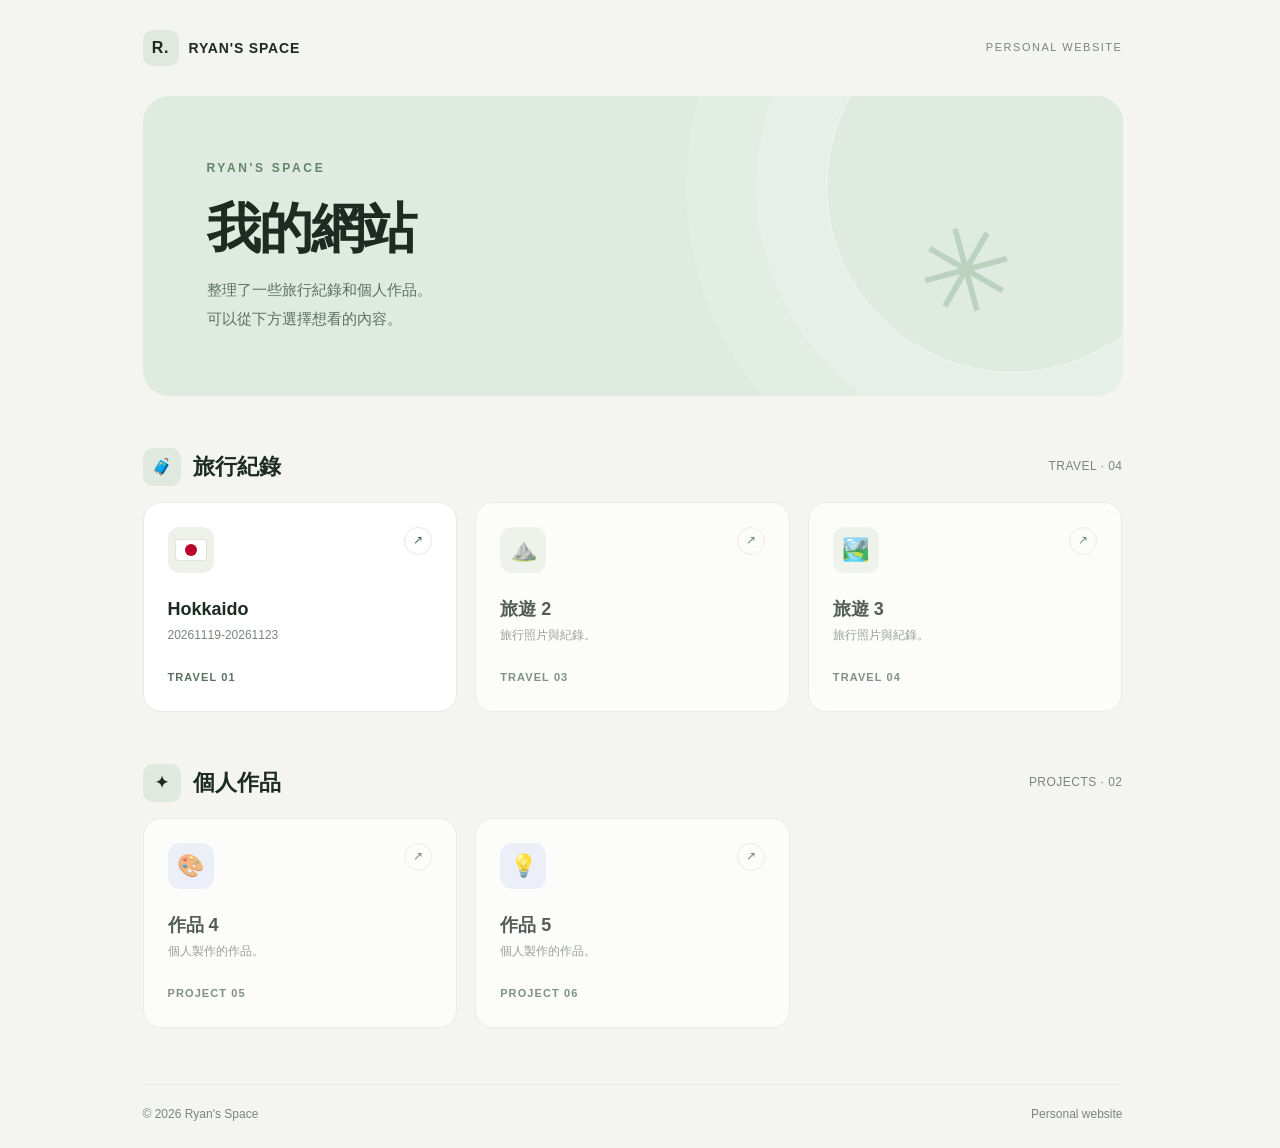
<file: index.html>
<!doctype html>
<html lang="zh-Hant">
<head>
<meta charset="utf-8">
<meta name="viewport" content="width=device-width, initial-scale=1.0">
<title>Ryan's Space</title>
<!-- 這是依你的入口頁截圖重建的版本。若你原本的 index.html 已經有了，不用覆蓋，
     只要把「Hokkaido」卡片的連結改成 travel/ 或 travel/hokkaido-2026/ 即可。 -->
<style>
:root{--bg:#f4f4f1;--ink:#1d2b22;--sage:#dfe9df;--mut:#7a857d;--bd:#e7e9e4}
*{box-sizing:border-box}
html{scrollbar-gutter:stable}
body{margin:0;background:var(--bg);color:var(--ink);font:15px/1.6 -apple-system,BlinkMacSystemFont,"PingFang TC","Noto Sans TC","Microsoft JhengHei",sans-serif}
.w{max-width:1012px;margin:0 auto;padding:30px 16px 24px}
.top{display:flex;justify-content:space-between;align-items:center}
.logo{display:flex;align-items:center;gap:10px;font-weight:800;letter-spacing:.06em;font-size:14px}
.logo i{width:36px;height:36px;border-radius:10px;background:var(--sage);display:grid;place-items:center;font-style:normal;font-size:16px}
.top small{letter-spacing:.14em;font-size:11px;color:var(--mut)}
.hero{margin-top:30px;position:relative;overflow:hidden;background:#dfebe1;border-radius:26px;min-height:300px;display:flex;align-items:center;padding:57px 64px;isolation:isolate}
.hero:before{content:"";position:absolute;z-index:-1;width:370px;height:370px;border:1px solid #fff9;border-radius:50%;right:-75px;top:-95px;box-shadow:0 0 0 70px #ffffff24,0 0 0 140px #ffffff16}
.hero:after{content:"✳";position:absolute;right:108px;bottom:30px;font-size:116px;color:#6c9a79;opacity:.3;transform:rotate(-15deg)}
.eyebrow{font-size:12px;letter-spacing:.22em;font-weight:800;color:#62846d;margin:0 0 18px}
.hero h1{font-size:clamp(34px,5vw,54px);line-height:1.2;letter-spacing:-.035em;margin:0 0 16px;font-weight:800}
.intro{font-size:15px;line-height:1.9;margin:0;color:#5a7260;max-width:450px}
h2{display:flex;align-items:center;gap:12px;font-size:22px;margin:52px 0 16px}
h2 i{width:38px;height:38px;border-radius:10px;background:var(--sage);display:grid;place-items:center;font-style:normal;font-size:16px}
h2 small{margin-left:auto;font-size:12px;font-weight:400;color:var(--mut);letter-spacing:.04em}
.g{display:grid;grid-template-columns:repeat(3,1fr);gap:18px}
.c{background:#fff;border:1px solid var(--bd);border-radius:18px;padding:24px;text-decoration:none;color:inherit;position:relative;min-height:210px;display:flex;flex-direction:column}
.c .ic{width:46px;height:46px;border-radius:12px;display:grid;place-items:center;font-size:22px;background:#eef1ea}
.c .ar{position:absolute;right:24px;top:24px;width:28px;height:28px;border:1px solid var(--bd);border-radius:50%;display:grid;place-items:center;font-size:12px;color:#44665c}
.c h3{margin:22px 0 2px;font-size:18px}
.c p{margin:0;font-size:12px;color:var(--mut)}
.c em{margin-top:auto;font-style:normal;font-size:11px;font-weight:700;letter-spacing:.1em;color:#58715f}
.c.off{opacity:.75;pointer-events:none}
footer{display:flex;justify-content:space-between;border-top:1px solid var(--bd);margin-top:56px;padding-top:20px;font-size:12px;color:var(--mut)}
@media(max-width:780px){.hero{padding:48px 38px}.hero:after{right:28px;font-size:80px}}
@media(max-width:760px){.g{grid-template-columns:1fr}}
@media(max-width:540px){.hero{min-height:255px;padding:38px 27px;border-radius:20px}.hero:after{right:-3px;bottom:6px;font-size:70px}.intro{font-size:14px;max-width:250px}}
</style>
</head>
<body>
<div class="w">
  <div class="top"><div class="logo"><i>R.</i>RYAN'S SPACE</div><small>PERSONAL WEBSITE</small></div>
  <section class="hero"><div><p class="eyebrow">RYAN'S SPACE</p><h1>我的網站</h1><p class="intro">整理了一些旅行紀錄和個人作品。<br>可以從下方選擇想看的內容。</p></div></section>
  <h2><i>🧳</i>旅行紀錄<small id="tc"></small></h2><div class="g" id="travel"></div>
  <h2><i>✦</i>個人作品<small id="pc"></small></h2><div class="g" id="proj"></div>
  <footer><span>© 2026 Ryan's Space</span><span>Personal website</span></footer>
</div>
<script>
/* 新增卡片只要在這兩個陣列加一筆。href 留空（''）代表尚未完成（卡片變淡且不能點）。 */
var TRAVEL=[
  {icon:'<svg width="30" height="20" viewBox="0 0 30 20" style="border-radius:3px;box-shadow:0 0 0 1px #dfe3dc"><rect width="30" height="20" fill="#fff"/><circle cx="15" cy="10" r="6" fill="#bc002d"/></svg>',name:'Hokkaido',desc:'20261119-20261123',href:'travel/'},,
  {icon:'⛰️',name:'旅遊 2',desc:'旅行照片與紀錄。',href:''},
  {icon:'🏞️',name:'旅遊 3',desc:'旅行照片與紀錄。',href:''}
];
var PROJ=[
  {icon:'🎨',name:'作品 4',desc:'個人製作的作品。',href:'',bg:'#eaeefb'},
  {icon:'💡',name:'作品 5',desc:'個人製作的作品。',href:'',bg:'#eaeefb'}
];
function z(n){return (n<10?'0':'')+n}
function draw(id,arr,label,off){
  document.getElementById(id).innerHTML=arr.map(function(x,i){
    return '<a class="c'+(x.href?'':' off')+'"'+(x.href?' href="'+x.href+'"':'')+'><div class="ic"'+(x.bg?' style="background:'+x.bg+'"':'')+'>'+x.icon+'</div><span class="ar">↗</span><h3>'+x.name+'</h3><p>'+x.desc+'</p><em>'+label+' '+z(i+1+off)+'</em></a>';
  }).join('');
}
draw('travel',TRAVEL,'TRAVEL',0);draw('proj',PROJ,'PROJECT',TRAVEL.length);
document.getElementById('tc').textContent='TRAVEL · '+z(TRAVEL.length);document.getElementById('pc').textContent='PROJECTS · '+z(PROJ.length);
</script>
</body>
</html>
</file>
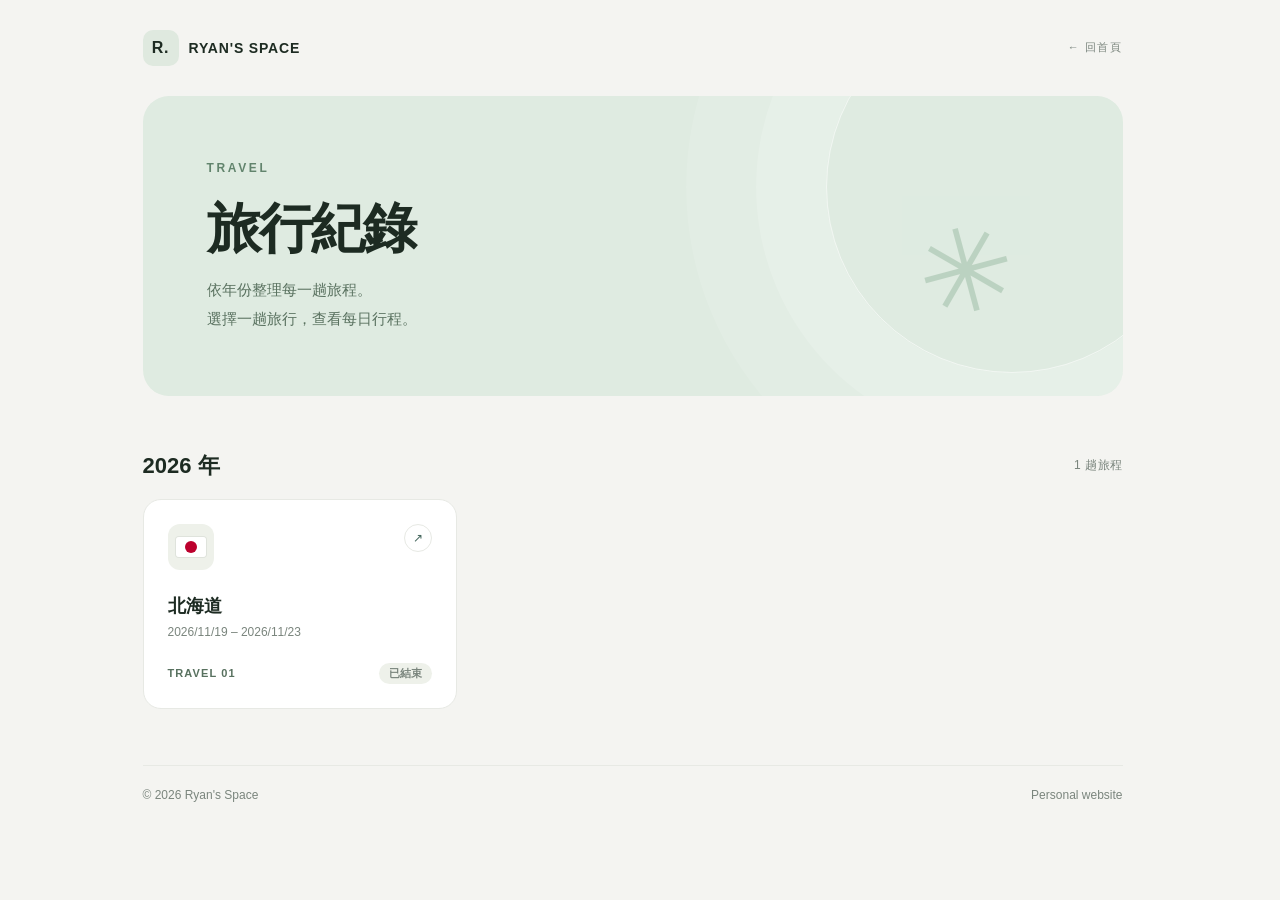
<file: travel/index.html>
<!doctype html>
<html lang="zh-Hant">
<head>
<meta charset="utf-8">
<meta name="viewport" content="width=device-width, initial-scale=1.0">
<meta name="robots" content="noindex, nofollow">
<title>旅行紀錄｜Ryan's Space</title>
<style>
:root{--bg:#f4f4f1;--ink:#1d2b22;--sage:#dfe9df;--mut:#7a857d;--bd:#e7e9e4}
*{box-sizing:border-box}
html{scrollbar-gutter:stable}
body{margin:0;background:var(--bg);color:var(--ink);font:15px/1.6 -apple-system,BlinkMacSystemFont,"PingFang TC","Noto Sans TC","Microsoft JhengHei",sans-serif}
a{color:inherit;text-decoration:none}
.w{max-width:1012px;margin:0 auto;padding:30px 16px 24px}
.top{display:flex;justify-content:space-between;align-items:center}
.logo{display:flex;align-items:center;gap:10px;font-weight:800;letter-spacing:.06em;font-size:14px}
.logo i{width:36px;height:36px;border-radius:10px;background:var(--sage);display:grid;place-items:center;font-style:normal;font-size:16px}
.top small{letter-spacing:.14em;font-size:11px;color:var(--mut)}
.top a.back{letter-spacing:.14em;font-size:11px;color:var(--mut)}
.hero{margin-top:30px;position:relative;overflow:hidden;background:#dfebe1;border-radius:26px;min-height:300px;display:flex;align-items:center;padding:57px 64px;isolation:isolate}
.hero:before{content:"";position:absolute;z-index:-1;width:370px;height:370px;border:1px solid #fff9;border-radius:50%;right:-75px;top:-95px;box-shadow:0 0 0 70px #ffffff24,0 0 0 140px #ffffff16}
.hero:after{content:"✳";position:absolute;right:108px;bottom:30px;font-size:116px;color:#6c9a79;opacity:.3;transform:rotate(-15deg)}
.eyebrow{font-size:12px;letter-spacing:.22em;font-weight:800;color:#62846d;margin:0 0 18px}
.hero h1{font-size:clamp(34px,5vw,54px);line-height:1.2;letter-spacing:-.035em;margin:0 0 16px;font-weight:800}
.intro{font-size:15px;line-height:1.9;margin:0;color:#5a7260;max-width:450px}
h2{display:flex;align-items:center;gap:12px;font-size:22px;margin:52px 0 16px}
h2 i{width:38px;height:38px;border-radius:10px;background:var(--sage);display:grid;place-items:center;font-style:normal;font-size:13px;font-weight:800;color:#58715f;letter-spacing:.02em}
h2 small{margin-left:auto;font-size:12px;font-weight:400;color:var(--mut);letter-spacing:.04em}
.g{display:grid;grid-template-columns:repeat(3,1fr);gap:18px}
.c{background:#fff;border:1px solid var(--bd);border-radius:18px;padding:24px;color:inherit;position:relative;min-height:210px;display:flex;flex-direction:column;transition:transform .2s,box-shadow .2s,border-color .2s}
.c:hover{transform:translateY(-5px);border-color:#b5c9ba;box-shadow:0 14px 35px #203c2510}
.c .ic{width:46px;height:46px;border-radius:12px;display:grid;place-items:center;font-size:22px;background:#eef1ea}
.c .ar{position:absolute;right:24px;top:24px;width:28px;height:28px;border:1px solid var(--bd);border-radius:50%;display:grid;place-items:center;font-size:12px;color:#44665c}
.c h3{margin:22px 0 2px;font-size:18px}
.c p{margin:0;font-size:12px;color:var(--mut)}
.c .row{margin-top:auto;padding-top:18px;display:flex;align-items:center;justify-content:space-between}
.c em{font-style:normal;font-size:11px;font-weight:700;letter-spacing:.1em;color:#58715f}
.st{font-size:11px;font-weight:700;border-radius:999px;padding:2px 10px;background:#58715f;color:#fff}
.st.soon{background:#e9edf5;color:#7585a6}
.st.done{background:#eef1ea;color:#7a857d}
footer{display:flex;justify-content:space-between;border-top:1px solid var(--bd);margin-top:56px;padding-top:20px;font-size:12px;color:var(--mut)}
@media(max-width:780px){.g{grid-template-columns:repeat(2,1fr)}.hero{padding:48px 38px}.hero:after{right:28px;font-size:80px}}
@media(max-width:540px){.g{grid-template-columns:1fr}.hero{min-height:255px;padding:38px 27px;border-radius:20px}.hero:after{right:-3px;bottom:6px;font-size:70px}.intro{font-size:14px;max-width:250px}}
</style>
</head>
<body>
<div class="w">
  <div class="top"><a class="logo" href="../"><i>R.</i>RYAN'S SPACE</a><a class="back" href="../">← 回首頁</a></div>
  <section class="hero"><div><p class="eyebrow">TRAVEL</p><h1>旅行紀錄</h1><p class="intro">依年份整理每一趟旅程。<br>選擇一趟旅行，查看每日行程。</p></div></section>
  <div id="list"></div>
  <footer><span>© 2026 Ryan's Space</span><span>Personal website</span></footer>
</div>
<script src="trips.js"></script>
<script>
(function(){
  var now=new Date(),p=function(n){return ('0'+n).slice(-2)};
  var t=now.getFullYear()+'-'+p(now.getMonth()+1)+'-'+p(now.getDate());
  var f=function(s){return s.replace(/-/g,'/')};
  var trips=(window.TRIPS||[]).slice().sort(function(a,b){return a.start<b.start?1:-1});
  var years=[];trips.forEach(function(x){var y=x.start.slice(0,4);if(years.indexOf(y)<0)years.push(y)});
  var n=0,total=trips.length;
  document.getElementById('list').innerHTML=years.map(function(y){
    var list=trips.filter(function(x){return x.start.slice(0,4)===y});
    var cards=list.map(function(x){
      var st=t>=x.start&&t<=x.end?'<span class="st">進行中</span>':t<x.start?'<span class="st soon">即將出發</span>':'<span class="st done">已結束</span>';
      return '<a class="c" href="'+x.folder+'/"><div class="ic">'+(x.icon||x.emoji||'✈️')+'</div><span class="ar">↗</span><h3>'+x.name+'</h3><p>'+f(x.start)+' – '+f(x.end)+'</p><div class="row"><em>TRAVEL '+p(total-(n++))+'</em>'+st+'</div></a>';
    }).join('');
    return '<h2>'+y+' 年<small>'+list.length+' 趟旅程</small></h2><div class="g">'+cards+'</div>';
  }).join('')||'<p style="color:#7a857d;margin-top:40px">還沒有旅程</p>';
})();
</script>
</body>
</html>
</file>
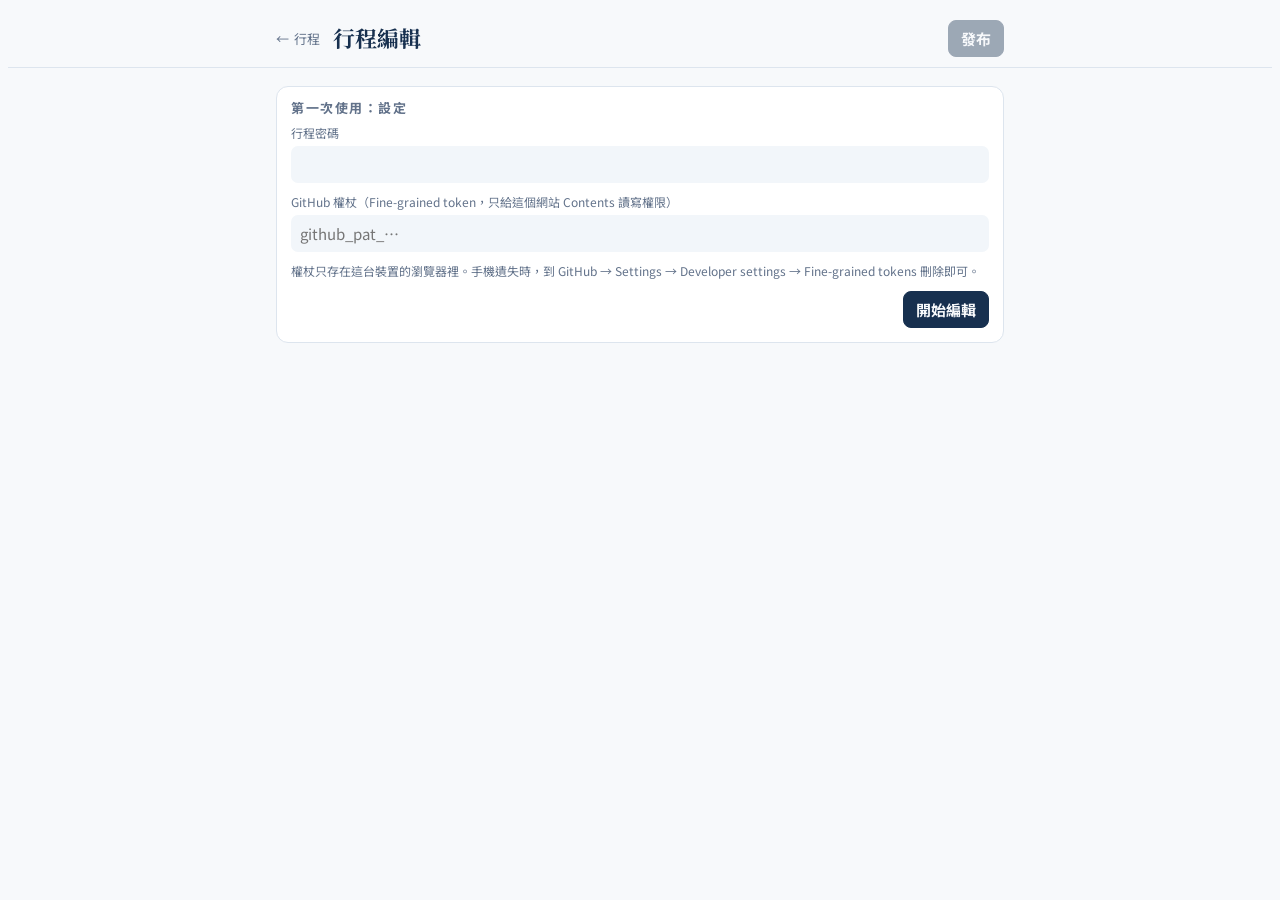
<file: travel/hokkaido-2026/edit.html>
<!doctype html>
<html lang="zh-Hant">
<head>
<meta charset="utf-8">
<meta name="viewport" content="width=device-width, initial-scale=1.0, viewport-fit=cover">
<meta name="robots" content="noindex, nofollow">
<title>EDIT - 北海道</title>
<link rel="preconnect" href="https://fonts.googleapis.com">
<link rel="stylesheet" href="https://fonts.googleapis.com/css2?family=Noto+Sans+TC:wght@400;500;700&family=Noto+Serif+TC:wght@700&family=JetBrains+Mono:wght@500&display=swap">
<style>
.back{text-decoration:none;color:var(--mut);font-size:13px;letter-spacing:.06em;white-space:nowrap}
/* Layout: sticky save bar, section tabs, one column of editable cards (max 760px) — 和行程頁同一套「冰雪海軍藍」 */
:root{
  --bg:#f7f9fb; --card:#ffffff; --fg:#17304f; --mut:#62728a; --line:#dde5ee; --field:#f2f6fa;
  --ice:#3f86c4; --ice-soft:#e3eef8; --berry:#b84a62; --berry-soft:#f8e7eb; --ok:#2f7d5b; --ok-soft:#e2f2ea;
  --body:"Noto Sans TC",-apple-system,"PingFang TC","Microsoft JhengHei",sans-serif;
  --display:"Noto Serif TC","Songti TC",serif;
  --mono:"JetBrains Mono",ui-monospace,Menlo,monospace;
}
@media (prefers-color-scheme:dark){:root:not([data-theme="light"]){
  --bg:#0f1824; --card:#16222f; --fg:#e4ecf5; --mut:#94a3b8; --line:#26364a; --field:#1c2a39;
  --ice:#7fb4e3; --ice-soft:#1d3247; --berry:#e57f97; --berry-soft:#3a2029; --ok:#6cc79c; --ok-soft:#173326; color-scheme:dark}}
:root[data-theme="dark"]{
  --bg:#0f1824; --card:#16222f; --fg:#e4ecf5; --mut:#94a3b8; --line:#26364a; --field:#1c2a39;
  --ice:#7fb4e3; --ice-soft:#1d3247; --berry:#e57f97; --berry-soft:#3a2029; --ok:#6cc79c; --ok-soft:#173326; color-scheme:dark}
*{box-sizing:border-box}
body{background:var(--bg);color:var(--fg);font:15px/1.55 var(--body)}
body::before{content:"";position:fixed;inset:0 0 auto;height:env(safe-area-inset-top,0px);z-index:10;background:var(--bg)}
.wrap{max-width:760px;margin:0 auto;padding-left:max(16px,env(safe-area-inset-left,0px));padding-right:max(16px,env(safe-area-inset-right,0px));padding-block:0 64px}
header.bar{position:sticky;top:env(safe-area-inset-top,0px);z-index:5;background:var(--bg);border-bottom:1px solid var(--line);padding-block:12px 0}
.bar-top{display:flex;align-items:center;gap:12px;flex-wrap:wrap}
h1{font:700 22px/1.2 var(--display);margin:0;text-wrap:balance}
.st{font-size:12px;color:var(--mut)}
.st.dirty{color:var(--berry);font-weight:700}
.st.saved{color:var(--ok)}
.sp{flex:1}
button{font:inherit;color:inherit;cursor:pointer;border-radius:8px;border:1px solid var(--line);background:var(--card);padding:6px 12px}
button:focus-visible,input:focus-visible,select:focus-visible,textarea:focus-visible{outline:2px solid var(--ice);outline-offset:1px}
button.pri{background:var(--fg);color:var(--bg);border-color:var(--fg);font-weight:700}
button.pri:disabled{opacity:.4;cursor:default}
button.ghost{border-color:transparent;background:none;color:var(--mut)}
button.danger{color:var(--berry)}
button.sm{padding:3px 9px;font-size:13px}
nav.tabs{display:flex;gap:4px;overflow-x:auto;scrollbar-width:none;margin-top:10px}
nav.tabs button{border:none;background:none;border-bottom:2px solid transparent;border-radius:0;padding:8px 10px;color:var(--mut);white-space:nowrap}
nav.tabs button.on{color:var(--fg);border-bottom-color:var(--fg);font-weight:700}
.note{background:var(--ice-soft);border-radius:10px;padding:10px 14px;font-size:13px;margin-top:16px}
.note.warn{background:var(--berry-soft);color:var(--berry)}
section{display:flex;flex-direction:column;gap:14px;margin-top:18px}
h2{font:700 13px/1 var(--body);letter-spacing:.12em;color:var(--mut);margin:10px 0 0;text-transform:uppercase}
.card{background:var(--card);border:1px solid var(--line);border-radius:12px;padding:14px;display:flex;flex-direction:column;gap:10px}
.grid{display:grid;grid-template-columns:repeat(4,minmax(0,1fr));gap:8px 10px}
.grid .w2{grid-column:span 2}.grid .w4{grid-column:1/-1}
label.f{display:flex;flex-direction:column;gap:3px;font-size:12px;color:var(--mut);min-width:0}
input,select,textarea{font:inherit;font-size:15px;color:var(--fg);background:var(--field);border:1px solid transparent;border-radius:7px;padding:6px 8px;width:100%;min-width:0}
input:hover,select:hover,textarea:hover{border-color:var(--line)}
textarea{resize:vertical;min-height:64px;line-height:1.5}
textarea.code{font:13px/1.5 var(--mono);min-height:220px}
.t{font-family:var(--mono);font-variant-numeric:tabular-nums}
.days{display:flex;gap:8px;overflow-x:auto;scrollbar-width:none;padding-bottom:2px}
.days button{display:flex;flex-direction:column;align-items:center;min-width:64px;padding:6px 10px;line-height:1.25}
.days button small{font-size:11px;color:var(--mut)}
.days button.on{background:var(--fg);color:var(--bg);border-color:var(--fg)}
.days button.on small{color:inherit;opacity:.7}
.item{border-left:3px solid var(--c,var(--line))}
.item.cand{background:linear-gradient(var(--berry-soft),var(--berry-soft)) left/3px 100% no-repeat,var(--card)}
.row{display:flex;gap:6px;align-items:center;flex-wrap:wrap}
.row .lbl{font-size:12px;color:var(--mut);margin-right:auto;font-variant-numeric:tabular-nums}
.empty{color:var(--mut);text-align:center;padding:48px 0}
.err{color:var(--berry);font-size:12px}
.wrow{display:grid;grid-template-columns:auto minmax(0,1fr) minmax(0,1.3fr) auto;gap:6px;align-items:center}
.wbt{display:flex;gap:4px}
@media (max-width:560px){.wrow{grid-template-columns:minmax(0,1fr) auto;padding-bottom:8px;border-bottom:1px dashed var(--line)}.wrow:last-child{border-bottom:0;padding-bottom:0}.wrow{grid-template-columns:auto minmax(0,1fr) auto}.wrow .dh{grid-row:1/3}.wrow input:nth-of-type(2){grid-column:2;grid-row:2}.wbt{grid-row:1/3;grid-column:3}}
.dh{cursor:grab;touch-action:none;user-select:none;-webkit-user-select:none;font-size:20px;line-height:1;color:var(--mut);padding:10px 8px;margin:-6px -4px}
.dlist{display:flex;flex-direction:column;gap:6px}
.drow{display:flex;align-items:center;gap:12px;background:var(--card);border:1px solid var(--line);border-radius:10px;padding:6px 6px 6px 14px;min-height:48px}
.drow.cand{border-left:3px solid var(--berry)}
.dtm{color:var(--mut);font-size:13px;min-width:44px}.dtt{flex:1;min-width:0;overflow:hidden;text-overflow:ellipsis;white-space:nowrap}
.dragging{position:relative;z-index:9;box-shadow:0 8px 24px rgba(0,0,0,.18);transition:none!important;background:var(--card)}
.dshift{transition:transform .15s}
.toast{position:fixed;left:50%;bottom:calc(20px + env(safe-area-inset-bottom,0px));transform:translateX(-50%);background:var(--fg);color:var(--bg);padding:8px 16px;border-radius:999px;font-size:14px;z-index:20}
@media (max-width:560px){header.bar h1{display:none}.bar-top{flex-wrap:nowrap;gap:10px}.grid{grid-template-columns:repeat(2,minmax(0,1fr))}.grid .w2{grid-column:1/-1}}
@media (prefers-reduced-motion:reduce){*{transition:none!important}}
</style>
</head>
<body>

<header class="bar"><div class="wrap" style="padding-bottom:0">
  <div class="bar-top">
    <a class="back" href="./">← 行程</a><h1>行程編輯</h1>
    <span class="st" id="st">載入中…</span>
    <span class="sp"></span>
    <button class="ghost sm" id="discard" hidden>復原</button>
    <button class="pri" id="save" disabled>發布</button>
  </div>
  <nav class="tabs" id="tabs"></nav>
</div></header>
<main class="wrap" id="app"><div class="empty">正在載入…</div></main>
<div class="toast" id="toast" hidden></div>

<script>
(function(){
'use strict';
var CAT={sight:['景點','#3d86c6'],food:['餐飲','#d9772b'],shop:['購物','#2f9488'],stay:['住宿','#6f5fb0'],move:['交通','#8a94a3'],other:['其他','#64748b']};
var TABS=[['days','每日行程'],['flights','航班'],['pending','待確認'],['hotels','住宿'],['lists','同行・備註'],['wish','Wishlist'],['areas','區域'],['basic','基本']];
var WD='日一二三四五六';
var T=null, saved='', tab='days', dayIx=0, armed=false, wishG=null, sortMode=false;
var PCAT=[['p','景點'],['f','吃的'],['b','買的'],['t','交通']];
var $=function(id){return document.getElementById(id)};
function esc(s){return String(s==null?'':s).replace(/[&<>"']/g,function(c){return{'&':'&amp;','<':'&lt;','>':'&gt;','"':'&quot;',"'":'&#39;'}[c]})}
function dateOf(i){var p=T.start.split('-');var d=new Date(+p[0],+p[1]-1,+p[2]+i);return {md:(d.getMonth()+1)+'/'+d.getDate(),wd:WD[d.getDay()]}}
function toast(m){var t=$('toast');t.textContent=m;t.hidden=false;clearTimeout(toast.h);toast.h=setTimeout(function(){t.hidden=true},2200)}
function dirty(){return T&&JSON.stringify(T)!==saved}
function status(){
  var st=$('st'),d=dirty();
  $('save').disabled=!d;$('discard').hidden=!d;
  if(d){st.textContent='有未發布的變更';st.className='st dirty'}
  else if(status.at){st.textContent='已發布 '+status.at;st.className='st saved'}
  else{st.textContent='已是最新';st.className='st'}
}
/* 以 data-k="days.0.items.2.title" 指向資料位置 */
function getAt(path){return path.split('.').reduce(function(o,k){return o==null?o:o[k]},T)}
function setAt(path,v){var ks=path.split('.'),last=ks.pop(),o=ks.reduce(function(o,k){return o[k]},T);if(v===''||v==null){delete o[last]}else o[last]=v}
/* 多行備註：可換行，網站上會分行顯示 */
function txt(path,label,cls){var v=getAt(path)||'';return '<label class="f '+(cls||'')+'">'+label+'<textarea data-k="'+path+'" rows="'+Math.max(2,v.split('\n').length)+'">'+esc(v)+'</textarea></label>'}
function inp(path,label,cls,type){var v=getAt(path);return '<label class="f '+(cls||'')+'">'+label+'<input data-k="'+path+'"'+(type?' type="'+type+'"':'')+' value="'+esc(v)+'"'+(type==='time'?' class="t"':'')+'></label>'}
function sel(path,label,opts,cls){var v=getAt(path)==null?'':String(getAt(path));return '<label class="f '+(cls||'')+'">'+label+'<select data-k="'+path+'">'+opts.map(function(o){return '<option value="'+esc(o[0])+'"'+(String(o[0])===v?' selected':'')+'>'+esc(o[1])+'</option>'}).join('')+'</select></label>'}
function lines(path,label,hint){var v=getAt(path)||[];return '<label class="f">'+label+(hint?'（'+hint+'）':'')+'<textarea data-lines="'+path+'" rows="'+Math.max(3,v.length+1)+'">'+esc(v.join('\n'))+'</textarea></label>'}
function json(key,label){return '<label class="f">'+label+'<textarea class="code" data-json="'+key+'" spellcheck="false">'+esc(JSON.stringify(T[key]==null?null:T[key],null,2))+'</textarea><span class="err" id="je-'+key+'"></span></label>'}
function dayOpts(withNone){var o=withNone?[['','不連結']]:[];T.days.forEach(function(d,i){o.push([i+1,'Day '+(i+1)+'・'+dateOf(i).md+' '+(d.title||'')])});return o}

function vDays(){
  var h='<div class="days">'+T.days.map(function(d,i){var x=dateOf(i);return '<button data-day="'+i+'" class="'+(i===dayIx?'on':'')+'">D'+(i+1)+'<small>'+x.md+'（'+x.wd+'）</small></button>'}).join('')+'</div>';
  var d=T.days[dayIx],p='days.'+dayIx;
  if(!d)return h;
  h+='<div class="card"><div class="grid">'+inp(p+'.title','標題','w2')+sel(p+'.area','區域',(T.areas||[]).map(function(a){return[a.id,a.name]}),'w2')+'</div>'+
    lines(p+'.reminders','NOTE 當天備註','一行一則；寫成「名稱：說明」名稱會加粗')+lines(p+'.notes','備案','一行一則')+'</div>';
  h+='<div class="row"><h2 style="margin:0">時間軸・'+(d.items||[]).length+' 項</h2><span class="sp"></span>'+(sortMode?'<button class="sm" data-act="sortItems">依時間排序</button><button class="sm pri" data-act="sortMode">完成</button>':'<button class="sm" data-act="sortMode">⇅ 拖拉排序</button><button class="sm" data-act="addItem">＋ 新增項目</button>')+'</div>';
  if(sortMode){
    h+='<div class="note">按住右邊的 ⠿ 上下拖動，放開就排好了。完成後記得按「發布」。</div><div class="dlist" data-drag="items">'+(d.items||[]).map(function(it,j){
      return '<div class="drow'+(it.status==='candidate'?' cand':'')+'" data-di="'+j+'"><span class="t dtm">'+esc(it.time||'—')+'</span><span class="dtt">'+esc(it.title||'未命名')+'</span><span class="dh" aria-label="拖動">⠿</span></div>'}).join('')+'</div>';
    return h;
  }
  (d.items||[]).forEach(function(it,j){
    var q=p+'.items.'+j,c=(CAT[it.cat]||CAT.other)[1];
    h+='<div class="card item'+(it.status==='candidate'?' cand':'')+'" style="--c:'+c+'"><div class="grid">'+
      inp(q+'.time','開始','', 'time')+inp(q+'.end','結束（可空）','','time')+
      sel(q+'.cat','類別',Object.keys(CAT).map(function(k){return[k,CAT[k][0]]}))+sel(q+'.status','狀態',[['confirmed','已確定'],['candidate','候選']])+
      inp(q+'.title','名稱','w4')+inp(q+'.place','地圖搜尋（填了才有 Map）','w2')+inp(q+'.cost','費用','w2')+txt(q+'.note','備註（可換行）','w4')+
      '</div><div class="row"><span class="lbl">#'+(j+1)+'</span>'+
      '<button class="sm" data-act="up" data-j="'+j+'" aria-label="上移">↑</button><button class="sm" data-act="down" data-j="'+j+'" aria-label="下移">↓</button>'+
      '<select class="sm" data-move="'+j+'" style="width:auto;font-size:13px"><option value="">移到…</option>'+T.days.map(function(_,i){return i===dayIx?'':'<option value="'+i+'">Day '+(i+1)+'</option>'}).join('')+'</select>'+
      '<button class="sm danger" data-act="delItem" data-j="'+j+'">刪除</button></div></div>';
  });
  if(!(d.items||[]).length)h+='<div class="card"><span class="st">這天還沒有行程，按「新增項目」加第一筆。</span></div>';
  return h;
}
function vPending(){
  var h='<div class="row"><h2 style="margin:0">待確認事項・'+(T.pending||[]).length+'</h2><span class="sp"></span><button class="sm" data-act="add" data-list="pending">＋ 新增</button></div>';
  (T.pending||[]).forEach(function(x,i){var p='pending.'+i;
    h+='<div class="card"><div class="grid">'+inp(p+'.title','事項','w4')+inp(p+'.desc','說明','w2')+sel(p+'.day','出現在哪天',dayOpts(true),'w2')+'</div>'+
      '<div class="row"><span class="lbl">#'+(i+1)+'</span><button class="sm danger" data-act="del" data-list="pending" data-j="'+i+'">已解決，刪除</button></div></div>'});
  return h;
}
function vHotels(){
  var h='<div class="note">連住多天只要一筆。入住日到退房前一天的行程頁都會顯示這間飯店。</div><div class="row"><h2 style="margin:0">住宿・'+(T.hotels||[]).length+'</h2><span class="sp"></span><button class="sm" data-act="add" data-list="hotels">＋ 新增飯店</button></div>';
  (T.hotels||[]).forEach(function(x,i){var p='hotels.'+i;
    h+='<div class="card"><div class="grid">'+inp(p+'.name','飯店名稱','w4')+inp(p+'.addr','地址','w4')+inp(p+'.inn','入住日','w2','date')+inp(p+'.out','退房日','w2','date')+inp(p+'.outTime','退房時間（選填；空白＝時間軸顯示「出門前」）','w4','time')+
      inp(p+'.conf','訂房編號','w2')+inp(p+'.phone','電話','w2')+inp(p+'.cost','費用','w2')+txt(p+'.note','備註（可換行）','w4')+'</div>'+
      '<div class="row"><span class="sp"></span><button class="sm danger" data-act="del" data-list="hotels" data-j="'+i+'">刪除</button></div></div>'});
  return h;
}
function vLists(){
  return '<div class="card">'+lines('people','同行名單','一行一人，分帳會用到')+'</div><div class="card">'+lines('memo','NOTES 備註','一行一則；寫成「名稱：說明」名稱會加粗，例：大丸札幌店：10:00～20:00')+'</div>'+
    '<span class="st">當天才用得到的提醒，請寫在每日行程的「NOTE 當天備註」。</span>';
}
function vFlights(){
  var h='<div class="note">航班會自動排進當天的時間軸，不用在每日行程另外新增。</div><div class="row"><h2 style="margin:0">航班・'+(T.flights||[]).length+'</h2><span class="sp"></span><button class="sm" data-act="add" data-list="flights">＋ 新增航班</button></div>';
  (T.flights||[]).forEach(function(x,i){var p='flights.'+i;
    h+='<div class="card"><div class="grid">'+inp(p+'.dir','標題（例：去程 DEPARTURE）','w2')+inp(p+'.date','日期','w2','date')+
      inp(p+'.airline','航空公司','w2')+inp(p+'.no','航班號','w2')+inp(p+'.from','出發機場／航廈','w2')+inp(p+'.to','抵達機場／航廈','w2')+
      inp(p+'.dep','起飛','','time')+inp(p+'.arr','抵達','','time')+inp(p+'.pnr','訂位代號','w2')+inp(p+'.cost','費用','w2')+txt(p+'.note','備註（可換行）','w4')+'</div>'+
      '<div class="row"><span class="sp"></span><button class="sm danger" data-act="del" data-list="flights" data-j="'+i+'">刪除</button></div></div>'});
  if(!(T.flights||[]).length)h+='<div class="card"><span class="st">還沒有航班，按「新增航班」加第一筆。</span></div>';
  return h;
}
function vBasic(){
  return '<div class="card"><div class="grid">'+inp('title','手冊標題','w4')+inp('start','Day 1 日期','w2','date')+inp('tz','目的地時區','w2')+'</div>'+
    '<span class="st">改 Day 1 日期，其他天會自動往後推算。</span></div>';
}
function poolKeys(){T.pool=T.pool||{};return Object.keys(T.pool)}
function vWish(){
  var ks=poolKeys();if(wishG==null||!(wishG in T.pool))wishG=ks[0]||null;
  var h='<div class="note">每天 NOTE 裡會顯示「該天區域」的 Wishlist。區域和清單的對應在「區域」分頁設定。</div>';
  h+='<div class="days">'+ks.map(function(k){var n=PCAT.reduce(function(s,c){return s+((T.pool[k][c[0]]||[]).length)},0);
    return '<button data-wg="'+esc(k)+'" class="'+(k===wishG?'on':'')+'">'+esc(k)+'<small>'+n+' 個</small></button>'}).join('')+
    '<button data-act="addGroup" style="min-width:auto">＋ 清單</button></div>';
  if(wishG==null)return h+'<div class="card"><span class="st">還沒有 Wishlist，按「＋ 清單」新增。</span></div>';
  var g=T.pool[wishG];
  h+='<div class="card"><div class="grid"><label class="f w2">清單名稱<input data-gname value="'+esc(wishG)+'"></label></div>'+
    '<div class="row"><span class="st">改名後，「區域」分頁對應的清單也會一起改。</span><span class="sp"></span><button class="sm danger" data-act="delGroup">刪除整個清單</button></div></div>';
  PCAT.forEach(function(c){var arr=g[c[0]]||[];
    h+='<div class="row"><h2 style="margin:0">'+c[1]+'・'+arr.length+'</h2><span class="sp"></span><button class="sm" data-act="addWish" data-c="'+c[0]+'">＋ 新增'+c[1]+'</button></div>';
    if(arr.length)h+='<div class="card" data-drag="w|'+c[0]+'">'+arr.map(function(e,i){
      return '<div class="wrow" data-di="'+i+'"><span class="dh" aria-label="拖動">⠿</span><input data-pw="'+c[0]+'|'+i+'|0" value="'+esc(e[0])+'" placeholder="名稱">'+
        '<input data-pw="'+c[0]+'|'+i+'|1" value="'+esc(e[1]||'')+'" placeholder="說明（選填）">'+
        '<span class="wbt"><button class="sm danger" data-act="wDel" data-c="'+c[0]+'" data-j="'+i+'" aria-label="刪除">✕</button></span></div>'}).join('')+'</div>';
  });
  return h;
}
function vAreas(){
  var ks=poolKeys();
  var h='<div class="note">每天行程選的「區域」決定：天氣、日出日落用哪裡的位置，以及 NOTE 裡顯示哪一份 Wishlist。</div>'+
    '<div class="row"><h2 style="margin:0">區域・'+(T.areas||[]).length+'</h2><span class="sp"></span><button class="sm" data-act="addArea">＋ 新增區域</button></div>';
  (T.areas||[]).forEach(function(a,i){var p='areas.'+i,used=T.days.some(function(d){return d.area===a.id});
    h+='<div class="card"><div class="grid">'+inp(p+'.name','區域名稱','w2')+sel(p+'.pool','Wishlist',[['','（不顯示）']].concat(ks.map(function(k){return[k,k]})),'w2')+
      '<label class="f">緯度（天氣用）<input data-geo="'+i+'|0" inputmode="decimal" value="'+esc(a.geo?a.geo[0]:'')+'"></label>'+
      '<label class="f">經度<input data-geo="'+i+'|1" inputmode="decimal" value="'+esc(a.geo?a.geo[1]:'')+'"></label></div>'+
      '<div class="row"><span class="st">經緯度可在 Google 地圖長按該地點取得，例：43.062, 141.354</span><span class="sp"></span>'+
      (used?'<span class="st">有行程使用中</span>':'<button class="sm danger" data-act="delArea" data-j="'+i+'">刪除</button>')+'</div></div>'});
  return h;
}
function render(keepScroll){
  var y=window.scrollY;
  $('tabs').innerHTML=TABS.map(function(t){return '<button data-tab="'+t[0]+'" class="'+(t[0]===tab?'on':'')+'">'+t[1]+'</button>'}).join('');
  $('app').innerHTML='<section>'+({days:vDays,flights:vFlights,pending:vPending,hotels:vHotels,lists:vLists,wish:vWish,areas:vAreas,basic:vBasic}[tab])()+'</section>';
  window.scrollTo(0,keepScroll?y:0);status();
}

/* ---------- 編輯 ---------- */
document.addEventListener('input',function(e){
  var el=e.target;if(!T)return;
  if(el.dataset.k){var v=el.value;if(/\.day$/.test(el.dataset.k))v=v===''?null:+v;setAt(el.dataset.k,v);
    if(/\.(status|cat)$/.test(el.dataset.k))render(true);}
  else if(el.dataset.lines){setAt(el.dataset.lines,el.value.split('\n').map(function(s){return s.trim()}).filter(Boolean));if(!getAt(el.dataset.lines))setAt(el.dataset.lines,[]);}
  else if(el.dataset.pw){var q=el.dataset.pw.split('|'),e=T.pool[wishG][q[0]][+q[1]];e[+q[2]]=el.value;}
  else if(el.dataset.geo){var g=el.dataset.geo.split('|'),a=T.areas[+g[0]];a.geo=a.geo||[0,0];var n=parseFloat(el.value);if(!isNaN(n))a.geo[+g[1]]=n;}
  else if(el.dataset.gname!=null){var nn=el.value.trim();if(nn&&nn!==wishG&&!(nn in T.pool)){var o={};Object.keys(T.pool).forEach(function(k){o[k===wishG?nn:k]=T.pool[k]});T.pool=o;(T.areas||[]).forEach(function(a){if(a.pool===wishG)a.pool=nn});wishG=nn;}}
  else if(el.dataset.json){var k=el.dataset.json,er=$('je-'+k);try{T[k]=JSON.parse(el.value);er.textContent='';}catch(x){er.textContent='格式錯誤，尚未套用：'+x.message;}}
  status();
});
document.addEventListener('change',function(e){
  var el=e.target;if(!T||el.dataset.move==null||el.value==='')return;
  var it=T.days[dayIx].items.splice(+el.dataset.move,1)[0],to=+el.value;
  (T.days[to].items=T.days[to].items||[]).push(it);toast('已移到 Day '+(to+1));render(true);
});
document.addEventListener('click',function(e){
  var b=e.target.closest('button');if(!b)return;
  if(b.dataset.tab){tab=b.dataset.tab;sortMode=false;render();return}
  if(b.dataset.day!=null){dayIx=+b.dataset.day;render(true);return}
  if(b.dataset.wg!=null){wishG=b.dataset.wg;render(true);return}
  if(handleWish(b))return;
  var a=b.dataset.act,j=+b.dataset.j,items=T&&T.days[dayIx]&&T.days[dayIx].items;
  if(a==='sortMode'){sortMode=!sortMode;render(true);var L=document.querySelector(sortMode?'.dlist':'.item');if(L){var hh=document.querySelector('header.bar').offsetHeight;window.scrollTo(0,L.getBoundingClientRect().top+window.scrollY-hh-(sortMode?150:60))}return}
  if(a==='addItem'){(T.days[dayIx].items=items||[]).push({time:'',cat:'sight',title:'',status:'confirmed'});render(true);var ins=document.querySelectorAll('.item input[data-k$=".title"]');if(ins.length)ins[ins.length-1].focus();}
  else if(a==='sortItems'){items.sort(function(x,y){return(x.time||'')<(y.time||'')?-1:(x.time||'')>(y.time||'')?1:0});render(true)}
  else if(a==='up'&&j>0){items.splice(j-1,0,items.splice(j,1)[0]);render(true)}
  else if(a==='down'&&j<items.length-1){items.splice(j+1,0,items.splice(j,1)[0]);render(true)}
  else if(a==='delItem'){var gone=items.splice(j,1)[0];render(true);toast('已刪除「'+(gone.title||'未命名')+'」，發布前可按「復原」救回')}
  else if(a==='add'){var L=b.dataset.list;T[L]=T[L]||[];T[L].push(L==='hotels'?{name:'',inn:T.start,out:T.start}:L==='flights'?{dir:'',date:T.start,airline:'',no:''}:{day:null,title:''});render(true)}
  else if(a==='del'){T[b.dataset.list].splice(j,1);render(true)}
});
function handleWish(b){
  var a=b.dataset.act,c=b.dataset.c,j=+b.dataset.j;
  if(a==='addGroup'){var n='新清單',k=1;while(n in T.pool)n='新清單'+(++k);T.pool[n]={};wishG=n;render(true);toast('已新增，記得改名');return true}
  if(a==='delGroup'){if(!confirm('刪除「'+wishG+'」整個清單？'))return true;delete T.pool[wishG];(T.areas||[]).forEach(function(x){if(x.pool===wishG)delete x.pool});wishG=null;render(true);return true}
  if(a==='addWish'){var g=T.pool[wishG];(g[c]=g[c]||[]).push(['','']);render(true);var ins=document.querySelectorAll('input[data-pw^="'+c+'|"][data-pw$="|0"]');if(ins.length)ins[ins.length-1].focus();return true}
  if(a==='wDel'){var r=T.pool[wishG][c].splice(j,1)[0];render(true);toast('已刪除「'+(r[0]||'未命名')+'」');return true}
  if(a==='wUp'&&j>0){var L=T.pool[wishG][c];L.splice(j-1,0,L.splice(j,1)[0]);render(true);return true}
  if(a==='addArea'){var id='area'+Date.now().toString(36);(T.areas=T.areas||[]).push({id:id,name:'新區域',geo:[43.062,141.354]});render(true);return true}
  if(a==='delArea'){T.areas.splice(j,1);render(true);return true}
  return false;
}
/* ---------- 拖拉排序（手機觸控、滑鼠都可）：按住 ⠿ 拖動 ---------- */
function listFor(key){if(key==='items')return T.days[dayIx].items;var c=key.split('|')[1];return T.pool[wishG][c]}
document.addEventListener('pointerdown',function(e){
  var hd=e.target.closest('.dh');if(!hd||!T)return;
  var row=hd.closest('[data-di]'),box=row&&row.parentElement;if(!box||!box.dataset.drag)return;
  e.preventDefault();
  var rows=[].slice.call(box.querySelectorAll(':scope>[data-di]')),from=rows.indexOf(row),to=from;
  var mids=rows.map(function(r){var b=r.getBoundingClientRect();return b.top+window.scrollY+b.height/2});
  var step=rows.length>1?Math.abs(mids[1]-mids[0])||row.offsetHeight:row.offsetHeight;
  var y0=e.clientY+window.scrollY,cy0=e.clientY,lastY=e.clientY,moved=false,raf=0;
  row.classList.add('dragging');rows.forEach(function(r){if(r!==row)r.classList.add('dshift')});
  try{hd.setPointerCapture(e.pointerId)}catch(x){}
  function place(){
    var py=lastY+window.scrollY;row.style.transform='translateY('+(py-y0)+'px)';
    var myMid=mids[from]+(py-y0);to=from;
    for(var i=0;i<rows.length;i++){if(i<from&&myMid<mids[i])to=Math.min(to,i);if(i>from&&myMid>mids[i])to=Math.max(to,i)}
    rows.forEach(function(r,i){if(r===row)return;var sh=0;if(from<to&&i>from&&i<=to)sh=-step;if(from>to&&i>=to&&i<from)sh=step;r.style.transform=sh?'translateY('+sh+'px)':''});
  }
  function auto(){var m=48,v=0,top=document.querySelector('header.bar').offsetHeight;if(!moved){raf=requestAnimationFrame(auto);return}
    /* 只有往該方向拖、且靠近邊緣時才自動捲動，速度最多每格 8px */
    if(lastY<top+m&&lastY<cy0)v=-Math.min(8,(top+m-lastY)/5);else if(lastY>innerHeight-m&&lastY>cy0)v=Math.min(8,(lastY-(innerHeight-m))/5);if(v){window.scrollBy(0,v);place()}raf=requestAnimationFrame(auto)}
  raf=requestAnimationFrame(auto);
  function mv(ev){lastY=ev.clientY;if(Math.abs(lastY-cy0)>12)moved=true;place()}
  function up(){cancelAnimationFrame(raf);document.removeEventListener('pointermove',mv);document.removeEventListener('pointerup',up);document.removeEventListener('pointercancel',up);
    rows.forEach(function(r){r.style.transform='';r.classList.remove('dshift','dragging')});
    if(to!==from){var L=listFor(box.dataset.drag);L.splice(to,0,L.splice(from,1)[0]);toast('已移到第 '+(to+1)+' 個')}
    render(true);}
  document.addEventListener('pointermove',mv);document.addEventListener('pointerup',up);document.addEventListener('pointercancel',up);
});
$('discard').onclick=function(){
  if(!armed){armed=true;this.textContent='確定復原？';var self=this;setTimeout(function(){armed=false;self.textContent='復原'},3000);return}
  armed=false;this.textContent='復原';T=JSON.parse(saved);render(true);toast('已回到上次發布的內容');
};
/* ---------- 讀寫 GitHub（data.enc.js），在瀏覽器裡加解密 ---------- */
var REPO='ryanxxu/ryanxxu.github.io', FILE='travel/hokkaido-2026/js/data.enc.js';
var API='https://api.github.com/repos/'+REPO+'/contents/'+FILE;
var DIR=location.pathname.replace(/[^\/]*$/,''), KP='trip:'+DIR+':', KTOK='trip:edit:gh';
var pass=null, token=null;
function lsGet(k){try{var r=localStorage.getItem(k);return r?JSON.parse(r):null}catch(e){return null}}
function lsSet(k,v){try{v==null?localStorage.removeItem(k):localStorage.setItem(k,JSON.stringify(v))}catch(e){}}
var te=new TextEncoder(),td=new TextDecoder(),subtle=crypto.subtle;
function b64d(s){var b=atob(s.replace(/\s/g,'')),u=new Uint8Array(b.length);for(var i=0;i<b.length;i++)u[i]=b.charCodeAt(i);return u}
function b64e(u){var s='';for(var i=0;i<u.length;i+=0x8000)s+=String.fromCharCode.apply(null,u.subarray(i,i+0x8000));return btoa(s)}
function keyFor(p,salt,iter,use){return subtle.importKey('raw',te.encode(p),'PBKDF2',false,['deriveKey']).then(function(km){
  return subtle.deriveKey({name:'PBKDF2',salt:salt,iterations:iter,hash:'SHA-256'},km,{name:'AES-GCM',length:256},false,[use])})}
function decrypt(enc,p){return keyFor(p,b64d(enc.salt),enc.iter,'decrypt').then(function(k){return subtle.decrypt({name:'AES-GCM',iv:b64d(enc.iv)},k,b64d(enc.ct))}).then(function(b){return JSON.parse(td.decode(b))})}
function encrypt(obj,p){var salt=crypto.getRandomValues(new Uint8Array(16)),iv=crypto.getRandomValues(new Uint8Array(12)),iter=250000;
  return keyFor(p,salt,iter,'encrypt').then(function(k){return subtle.encrypt({name:'AES-GCM',iv:iv},k,te.encode(JSON.stringify(obj)))}).then(function(ct){
    return 'window.TRIP_ENC='+JSON.stringify({v:1,iter:iter,salt:b64e(salt),iv:b64e(iv),ct:b64e(new Uint8Array(ct))})+';\n'})}
function gh(method,body){return fetch(API+(method==='GET'?'?ref=main&t='+Date.now():''),{method:method,cache:'no-store',
  headers:{'Authorization':'Bearer '+token,'Accept':'application/vnd.github+json'},body:body?JSON.stringify(body):undefined}).then(function(r){
    if(r.ok)return r.json();var e=new Error('HTTP '+r.status);e.status=r.status;throw e})}
/* 讀最新版：回傳 {T, sha} */
function pull(){return gh('GET').then(function(f){var src=td.decode(b64d(f.content));var m=/TRIP_ENC\s*=\s*(\{[\s\S]*\})\s*;?\s*$/.exec(src.trim());
  if(!m)throw new Error('檔案格式不對');return decrypt(JSON.parse(m[1]),pass).then(function(t){return{T:t,sha:f.sha}})})}
var base=null, sha=null;   /* base＝載入時的雲端版本 JSON，用來判斷別人是否改過 */

$('save').onclick=function(){
  if(!dirty())return;
  var b=this;b.disabled=true;$('st').textContent='發布中…';$('st').className='st';
  pull().then(function(r){
    /* 雲端若在你編輯期間被改過（例如 Claude 更新路線圖）：你沒有的欄位、routeMap 一律用雲端版 */
    if(JSON.stringify(r.T)!==base)Object.keys(r.T).forEach(function(k){if(!(k in T)||k==='routeMap')T[k]=r.T[k]});
    Object.keys(T.pool||{}).forEach(function(k){PCAT.forEach(function(c){var L=T.pool[k][c[0]];if(L){L=L.filter(function(e){return(e[0]||'').trim()});if(L.length)T.pool[k][c[0]]=L;else delete T.pool[k][c[0]]}})});
    var body=JSON.parse(JSON.stringify(T));
    return encrypt(body,pass).then(function(txt){
      return gh('PUT',{message:'Update itinerary from site editor',content:b64e(te.encode(txt)),sha:r.sha,branch:'main'});
    }).then(function(res){sha=res.content.sha;saved=JSON.stringify(T);base=saved;
      var d=new Date();status.at=('0'+d.getHours()).slice(-2)+':'+('0'+d.getMinutes()).slice(-2);status();
      toast('已發布！約 1～2 分鐘後網站會更新');});
  }).catch(function(err){status();var s=err&&err.status;
    $('st').textContent=s===401?'權杖無效或過期，請重新設定':s===403||s===404?'權杖沒有這個網站的寫入權限':s===409||s===422?'雲端剛好有新版本，請再按一次發布':'發布失敗，請再按一次';
    $('st').className='st dirty';if(s===401)lsSet(KTOK,null);});
};
window.addEventListener('beforeunload',function(e){if(dirty()){e.preventDefault();e.returnValue=''}});

/* ---------- 載入：需要密碼＋GitHub 權杖 ---------- */
function setup(msg){
  $('st').textContent='';
  $('app').innerHTML='<section><div class="card"><h2 style="margin:0">第一次使用：設定</h2>'+
    (msg?'<div class="note warn">'+esc(msg)+'</div>':'')+
    (pass?'':'<label class="f">行程密碼<input id="pw" type="password" autocomplete="current-password"></label>')+
    (token?'':'<label class="f">GitHub 權杖（Fine-grained token，只給這個網站 Contents 讀寫權限）<input id="tk" type="password" autocomplete="off" placeholder="github_pat_…"></label>'+
      '<span class="st">權杖只存在這台裝置的瀏覽器裡。手機遺失時，到 GitHub → Settings → Developer settings → Fine-grained tokens 刪除即可。</span>')+
    '<div class="row"><span class="sp"></span><button class="pri" id="go">開始編輯</button></div></div></section>';
  $('go').onclick=function(){var pw=$('pw'),tk=$('tk');
    if(pw){pass=pw.value.trim();}if(tk){token=tk.value.trim();}
    if(!pass||!token){setup('請把欄位填完');return}
    load(true);};
}
function load(fresh){
  $('app').innerHTML='<div class="empty">正在讀取最新行程…</div>';
  pull().then(function(r){
    if(fresh){lsSet(KP+'pass',pass);lsSet(KTOK,token)}
    T=r.T;sha=r.sha;saved=JSON.stringify(T);base=saved;status.at='';render();toast('已載入最新版');
  },function(err){var s=err&&err.status;
    if(s===401){token=null;lsSet(KTOK,null);setup('權杖無效或已過期，請重新貼上')}
    else if(s===403||s===404){token=null;lsSet(KTOK,null);setup('這個權杖沒有讀取這個網站的權限（Repository 要選 ryanxxu.github.io，Contents 要 Read and write）')}
    else if(err&&err.name==='OperationError'){pass=null;lsSet(KP+'pass',null);setup('行程密碼不正確')}
    else setup('讀取失敗（'+(err&&err.message||'網路錯誤')+'），請確認網路後再試');
  });
}
pass=lsGet(KP+'pass')||lsGet('trip:'+DIR+'index.html:pass');token=lsGet(KTOK);
if(pass&&token)load(false);else setup('');
})();
</script>
</body>
</html>
</file>
